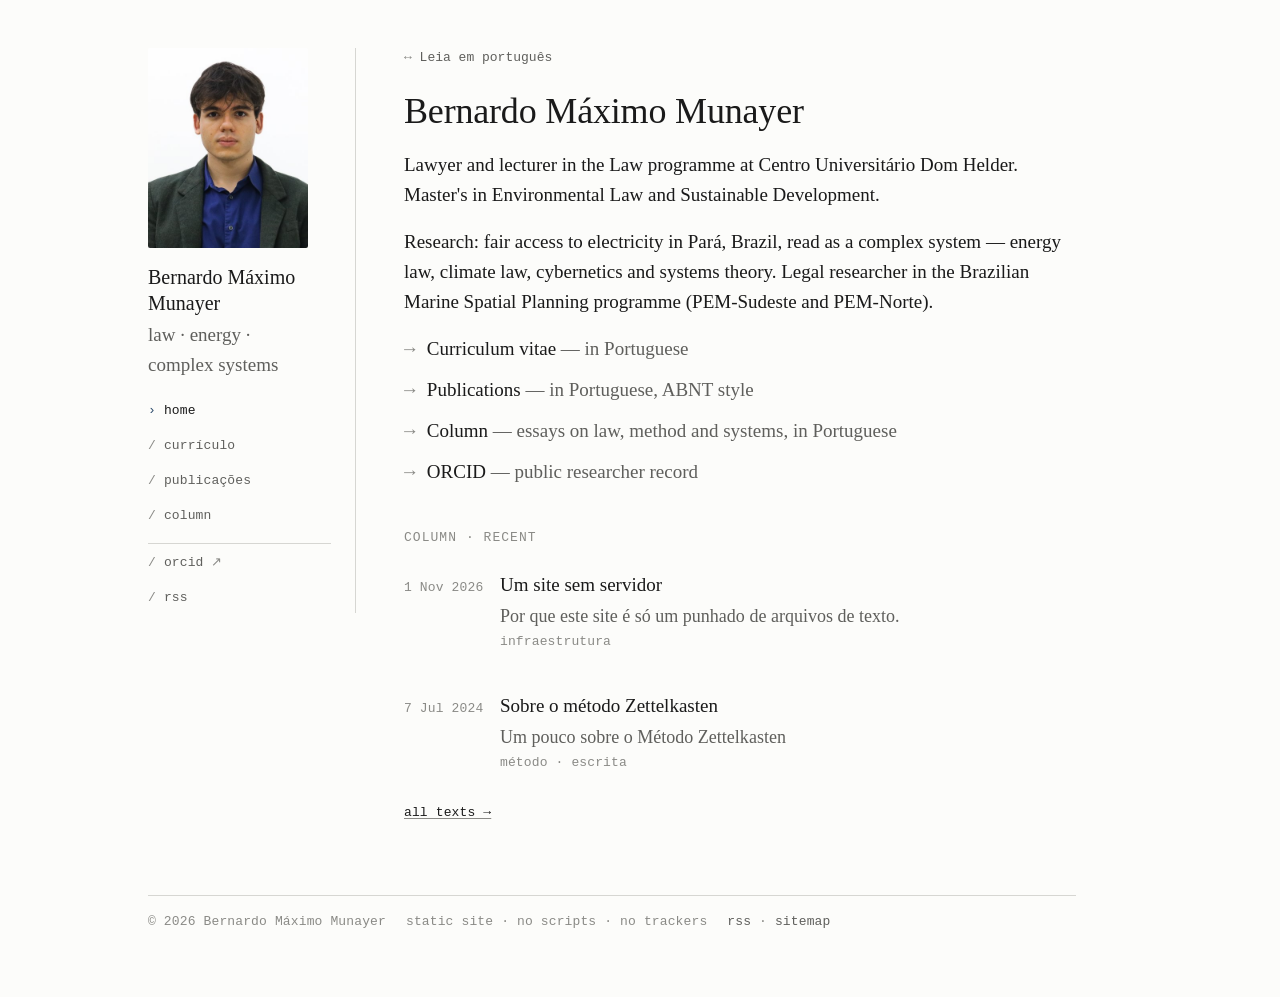
<file: index.html>
<!doctype html>
<html lang="en">
<head>
<meta charset="utf-8">
<meta name="viewport" content="width=device-width, initial-scale=1">
<meta http-equiv="Content-Security-Policy" content="default-src 'none'; style-src 'self'; img-src 'self'; font-src 'self'; base-uri 'none'; form-action 'none'">
<meta name="referrer" content="no-referrer">
<meta name="author" content="Bernardo Máximo Munayer">
<meta name="description" content="Law lecturer and researcher in environmental law, energy and complex systems.">
<meta property="og:type" content="website">
<meta property="og:site_name" content="Bernardo Máximo Munayer">
<meta property="og:title" content="Home">
<meta property="og:description" content="Law lecturer and researcher in environmental law, energy and complex systems.">
<meta property="og:url" content="https://bernardomunayer.com/">
<meta property="og:locale" content="en_US">
<link rel="canonical" href="https://bernardomunayer.com/">
<link rel="alternate" hreflang="en" href="https://bernardomunayer.com/">
<link rel="alternate" hreflang="pt-BR" href="https://bernardomunayer.com/pt/">
<title>Home · Bernardo Máximo Munayer</title>
<link rel="stylesheet" href="/estilo.css">
<link rel="alternate" type="application/rss+xml" title="Column · Bernardo Máximo Munayer" href="/coluna/feed.xml">
<link rel="me" href="https://orcid.org/0009-0002-6176-2749">
</head>
<body class="inicio">
<a class="pular" href="#conteudo">Skip to content</a>
<div class="pagina">
<header class="aparato">
<p class="retrato"><a href="/" tabindex="-1" aria-hidden="true"><img src="/imagens/bmmunayer_foto.jpg" alt="" width="160" height="200"></a></p>
<p class="nome"><a href="/">Bernardo Máximo Munayer</a></p>
<p class="lema">law · energy · complex systems</p>
<nav aria-label="Seções">
<ul>
<li><a href="/" aria-current="page">home</a></li>
<li><a href="/curriculo/">currículo</a></li>
<li><a href="/publicacoes/">publicações</a></li>
<li><a href="/coluna/">column</a></li>
<li class="sep"><a class="externo" href="https://orcid.org/0009-0002-6176-2749" rel="me noreferrer">orcid</a></li>
<li><a href="/coluna/feed.xml">rss</a></li>
</ul>
</nav>
</header>
<main id="conteudo">

<p class="outra-lingua"><a href="/pt/" hreflang="pt-BR" lang="pt-BR">Leia em português</a></p>
<h1>Bernardo Máximo Munayer</h1>
<p>Lawyer and lecturer in the Law programme at Centro Universitário Dom Helder. Master&#x27;s in Environmental Law and Sustainable Development.</p>
<p>Research: fair access to electricity in Pará, Brazil, read as a complex system — energy law, climate law, cybernetics and systems theory. Legal researcher in the Brazilian Marine Spatial Planning programme (PEM-Sudeste and PEM-Norte).</p>
<ul>
<li><a href="/curriculo/">Curriculum vitae</a> <em>— in Portuguese</em></li>
<li><a href="/publicacoes/">Publications</a> <em>— in Portuguese, ABNT style</em></li>
<li><a href="/coluna/">Column</a> <em>— essays on law, method and systems, in Portuguese</em></li>
<li><a href="https://orcid.org/0009-0002-6176-2749" rel="noreferrer">ORCID</a> <em>— public researcher record</em></li>
</ul>
<span class="rotulo">Column · recent</span>
<ul class="entradas"><li class="entrada"><time datetime="2026-11-01">1 Nov 2026</time> <a class="titulo" href="/coluna/2026-11-01-site-sem-servidor/">Um site sem servidor</a><p class="resumo">Por que este site é só um punhado de arquivos de texto.</p><p class="tema"><a href="/coluna/tema/infraestrutura/">infraestrutura</a></p></li>
<li class="entrada"><time datetime="2024-07-07">7 Jul 2024</time> <a class="titulo" href="/coluna/2024-07-07-zettelkasten/">Sobre o método Zettelkasten</a><p class="resumo">Um pouco sobre o Método Zettelkasten</p><p class="tema"><a href="/coluna/tema/metodo/">método</a> · <a href="/coluna/tema/escrita/">escrita</a></p></li></ul>
<p class="mono"><a href="/coluna/">all texts →</a></p>
</main>
<footer>
<p>© 2026 Bernardo Máximo Munayer</p>
<p>static site · no scripts · no trackers</p>
<p><a href="/coluna/feed.xml">rss</a> · <a href="/sitemap.xml">sitemap</a></p>
</footer>
</div>
</body>
</html>
</file>
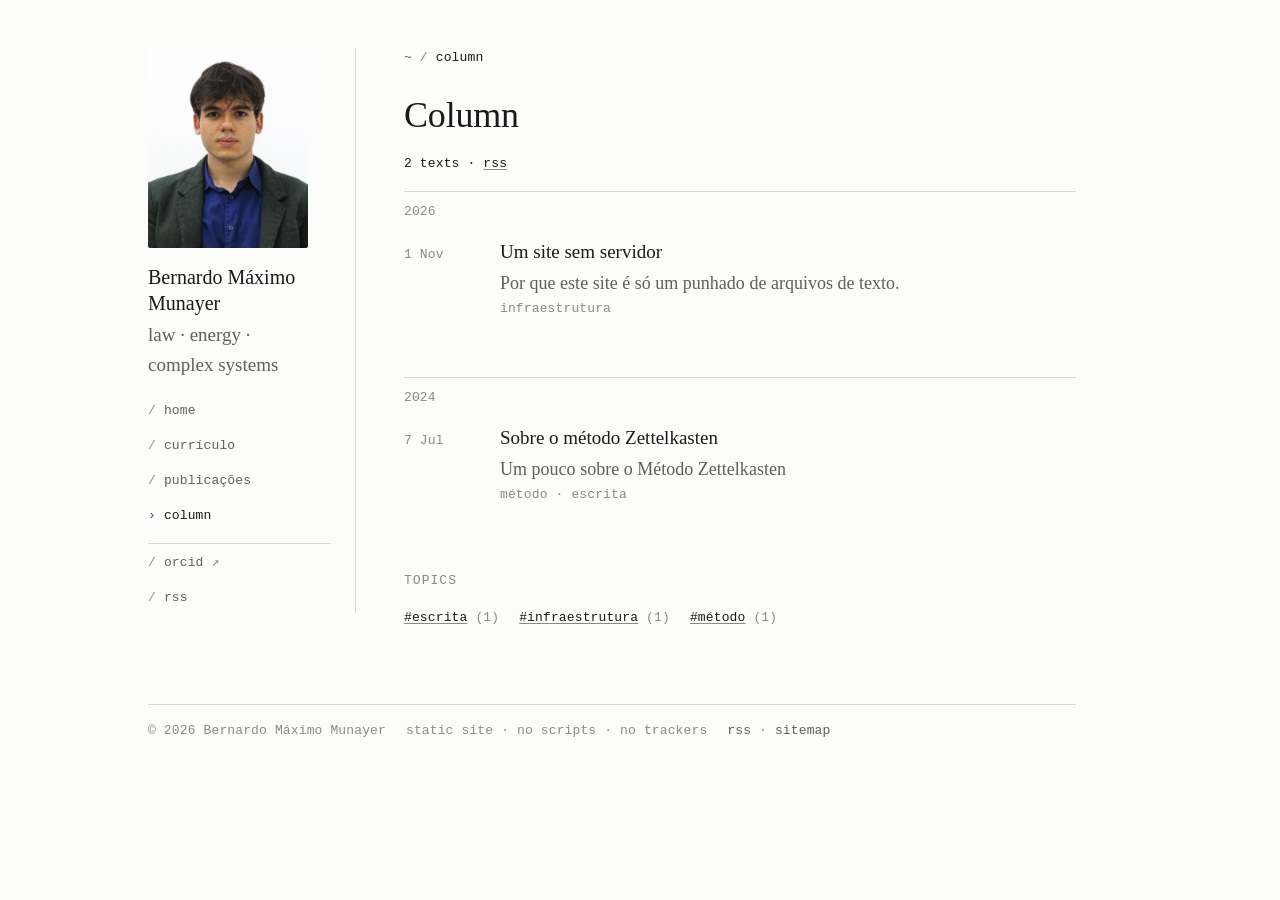
<file: coluna/index.html>
<!doctype html>
<html lang="en">
<head>
<meta charset="utf-8">
<meta name="viewport" content="width=device-width, initial-scale=1">
<meta http-equiv="Content-Security-Policy" content="default-src 'none'; style-src 'self'; img-src 'self'; font-src 'self'; base-uri 'none'; form-action 'none'">
<meta name="referrer" content="no-referrer">
<meta name="author" content="Bernardo Máximo Munayer">
<meta name="description" content="Essays on law, method and systems.">
<meta property="og:type" content="website">
<meta property="og:site_name" content="Bernardo Máximo Munayer">
<meta property="og:title" content="Column">
<meta property="og:description" content="Essays on law, method and systems.">
<meta property="og:url" content="https://bernardomunayer.com/coluna/">
<meta property="og:locale" content="en_US">
<link rel="canonical" href="https://bernardomunayer.com/coluna/">

<title>Column · Bernardo Máximo Munayer</title>
<link rel="stylesheet" href="/estilo.css">
<link rel="alternate" type="application/rss+xml" title="Column · Bernardo Máximo Munayer" href="/coluna/feed.xml">
<link rel="me" href="https://orcid.org/0009-0002-6176-2749">
</head>
<body class="indice-coluna">
<a class="pular" href="#conteudo">Skip to content</a>
<div class="pagina">
<header class="aparato">
<p class="retrato"><a href="/" tabindex="-1" aria-hidden="true"><img src="/imagens/bmmunayer_foto.jpg" alt="" width="160" height="200"></a></p>
<p class="nome"><a href="/">Bernardo Máximo Munayer</a></p>
<p class="lema">law · energy · complex systems</p>
<nav aria-label="Seções">
<ul>
<li><a href="/">home</a></li>
<li><a href="/curriculo/">currículo</a></li>
<li><a href="/publicacoes/">publicações</a></li>
<li><a href="/coluna/" aria-current="page">column</a></li>
<li class="sep"><a class="externo" href="https://orcid.org/0009-0002-6176-2749" rel="me noreferrer">orcid</a></li>
<li><a href="/coluna/feed.xml">rss</a></li>
</ul>
</nav>
</header>
<main id="conteudo">
<p class="trilha" aria-label="Breadcrumb"><a href="/">~</a> / <span>column</span></p>
<h1>Column</h1>
<p class="meta">2 texts · <a href="/coluna/feed.xml">rss</a></p>
<h2 class="ano">2026</h2>
<ul class="entradas">
<li class="entrada"><time datetime="2026-11-01">1 Nov</time> <a class="titulo" href="/coluna/2026-11-01-site-sem-servidor/">Um site sem servidor</a><p class="resumo">Por que este site é só um punhado de arquivos de texto.</p><p class="tema"><a href="/coluna/tema/infraestrutura/">infraestrutura</a></p></li>
</ul>
<h2 class="ano">2024</h2>
<ul class="entradas">
<li class="entrada"><time datetime="2024-07-07">7 Jul</time> <a class="titulo" href="/coluna/2024-07-07-zettelkasten/">Sobre o método Zettelkasten</a><p class="resumo">Um pouco sobre o Método Zettelkasten</p><p class="tema"><a href="/coluna/tema/metodo/">método</a> · <a href="/coluna/tema/escrita/">escrita</a></p></li>
</ul>
<span class="rotulo">Topics</span>
<ul class="temas-lista mono"><li><a href="/coluna/tema/escrita/">#escrita</a> <span class="fraca">(1)</span></li><li><a href="/coluna/tema/infraestrutura/">#infraestrutura</a> <span class="fraca">(1)</span></li><li><a href="/coluna/tema/metodo/">#método</a> <span class="fraca">(1)</span></li></ul>
</main>
<footer>
<p>© 2026 Bernardo Máximo Munayer</p>
<p>static site · no scripts · no trackers</p>
<p><a href="/coluna/feed.xml">rss</a> · <a href="/sitemap.xml">sitemap</a></p>
</footer>
</div>
</body>
</html>
</file>
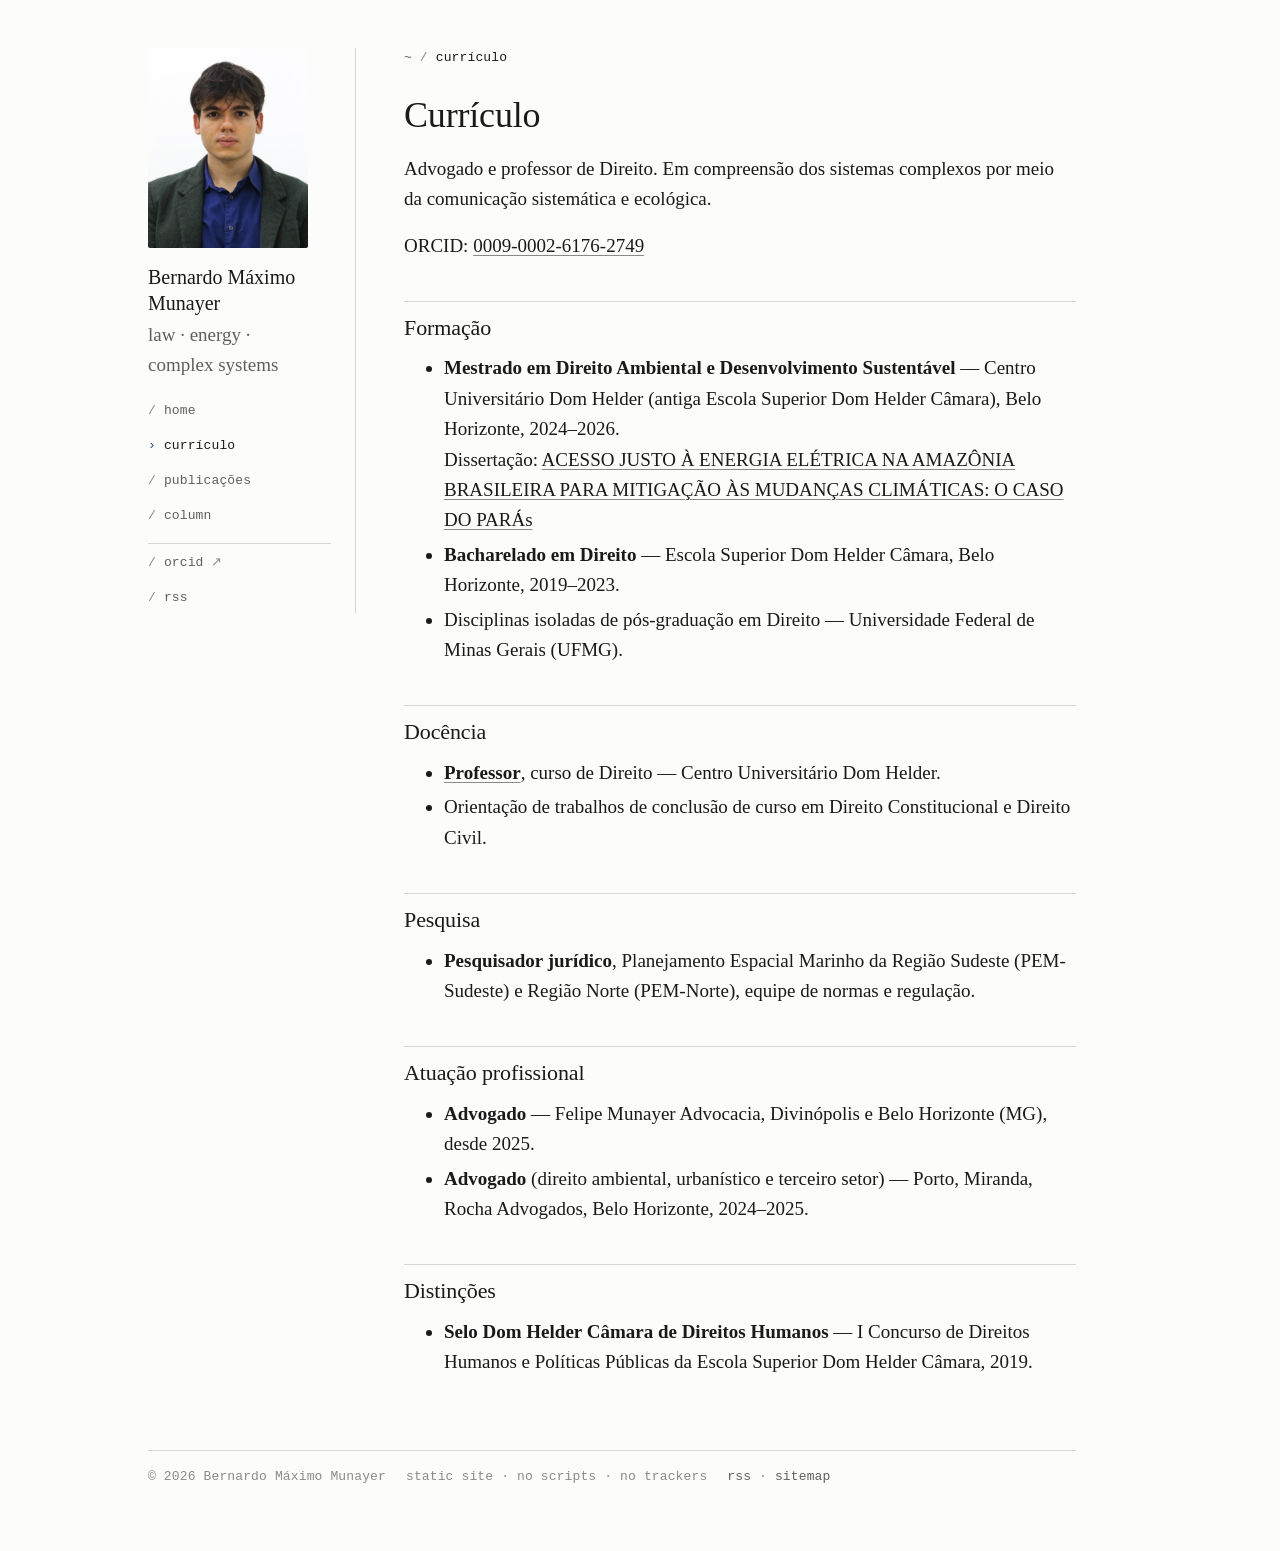
<file: curriculo/index.html>
<!doctype html>
<html lang="en">
<head>
<meta charset="utf-8">
<meta name="viewport" content="width=device-width, initial-scale=1">
<meta http-equiv="Content-Security-Policy" content="default-src 'none'; style-src 'self'; img-src 'self'; font-src 'self'; base-uri 'none'; form-action 'none'">
<meta name="referrer" content="no-referrer">
<meta name="author" content="Bernardo Máximo Munayer">
<meta name="description" content="Formação, docência, atuação profissional e pesquisa.">
<meta property="og:type" content="website">
<meta property="og:site_name" content="Bernardo Máximo Munayer">
<meta property="og:title" content="Currículo">
<meta property="og:description" content="Formação, docência, atuação profissional e pesquisa.">
<meta property="og:url" content="https://bernardomunayer.com/curriculo/">
<meta property="og:locale" content="en_US">
<link rel="canonical" href="https://bernardomunayer.com/curriculo/">

<title>Currículo · Bernardo Máximo Munayer</title>
<link rel="stylesheet" href="/estilo.css">
<link rel="alternate" type="application/rss+xml" title="Column · Bernardo Máximo Munayer" href="/coluna/feed.xml">
<link rel="me" href="https://orcid.org/0009-0002-6176-2749">
</head>
<body class="pagina-curriculo">
<a class="pular" href="#conteudo">Skip to content</a>
<div class="pagina">
<header class="aparato">
<p class="retrato"><a href="/" tabindex="-1" aria-hidden="true"><img src="/imagens/bmmunayer_foto.jpg" alt="" width="160" height="200"></a></p>
<p class="nome"><a href="/">Bernardo Máximo Munayer</a></p>
<p class="lema">law · energy · complex systems</p>
<nav aria-label="Seções">
<ul>
<li><a href="/">home</a></li>
<li><a href="/curriculo/" aria-current="page">currículo</a></li>
<li><a href="/publicacoes/">publicações</a></li>
<li><a href="/coluna/">column</a></li>
<li class="sep"><a class="externo" href="https://orcid.org/0009-0002-6176-2749" rel="me noreferrer">orcid</a></li>
<li><a href="/coluna/feed.xml">rss</a></li>
</ul>
</nav>
</header>
<main id="conteudo">
<p class="trilha" aria-label="Breadcrumb"><a href="/">~</a> / <span>currículo</span></p>
<h1>Currículo</h1>
<p>Advogado e professor de Direito. Em compreensão dos sistemas complexos por meio da comunicação sistemática e ecológica.</p>
<p>ORCID: <a href="https://orcid.org/0009-0002-6176-2749" rel="noreferrer">0009-0002-6176-2749</a></p>
<h2 id="formacao">Formação</h2>
<ul>
<li><strong>Mestrado em Direito Ambiental e Desenvolvimento Sustentável</strong> — Centro Universitário Dom Helder (antiga Escola Superior Dom Helder Câmara), Belo Horizonte, 2024–2026.<br>Dissertação: <a href="/publicacoes/">ACESSO JUSTO À ENERGIA ELÉTRICA NA AMAZÔNIA BRASILEIRA PARA MITIGAÇÃO ÀS MUDANÇAS CLIMÁTICAS: O CASO DO PARÁs</a></li>
<li><strong>Bacharelado em Direito</strong> — Escola Superior Dom Helder Câmara, Belo Horizonte, 2019–2023.</li>
<li>Disciplinas isoladas de pós-graduação em Direito — Universidade Federal de Minas Gerais (UFMG).</li>
</ul>
<h2 id="docencia">Docência</h2>
<ul>
<li><a href="https://domhelder.edu.br/corpo-docente-graduacao/" rel="noreferrer"><strong>Professor</strong></a>, curso de Direito — Centro Universitário Dom Helder.</li>
<li>Orientação de trabalhos de conclusão de curso em Direito Constitucional e Direito Civil.</li>
</ul>
<h2 id="pesquisa">Pesquisa</h2>
<ul>
<li><strong>Pesquisador jurídico</strong>, Planejamento Espacial Marinho da Região Sudeste (PEM-Sudeste) e Região Norte (PEM-Norte), equipe de normas e regulação.</li>
</ul>
<h2 id="atuacao-profissional">Atuação profissional</h2>
<ul>
<li><strong>Advogado</strong> — Felipe Munayer Advocacia, Divinópolis e Belo Horizonte (MG), desde 2025.</li>
<li><strong>Advogado</strong> (direito ambiental, urbanístico e terceiro setor) — Porto, Miranda, Rocha Advogados, Belo Horizonte, 2024–2025.</li>
</ul>
<h2 id="distincoes">Distinções</h2>
<ul>
<li><strong>Selo Dom Helder Câmara de Direitos Humanos</strong> — I Concurso de Direitos Humanos e Políticas Públicas da Escola Superior Dom Helder Câmara, 2019.</li>
</ul>
</main>
<footer>
<p>© 2026 Bernardo Máximo Munayer</p>
<p>static site · no scripts · no trackers</p>
<p><a href="/coluna/feed.xml">rss</a> · <a href="/sitemap.xml">sitemap</a></p>
</footer>
</div>
</body>
</html>
</file>
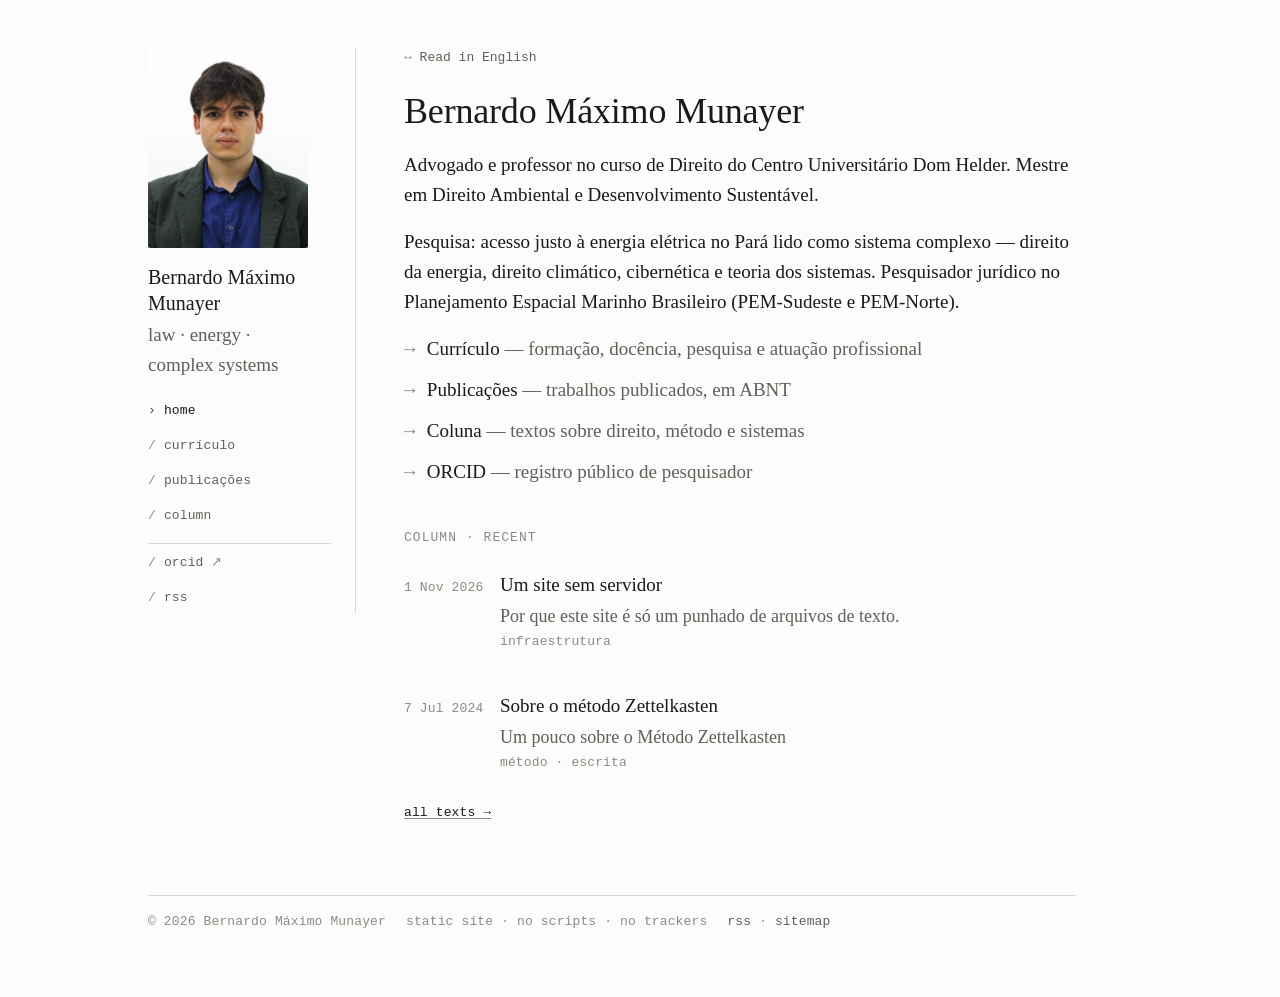
<file: pt/index.html>
<!doctype html>
<html lang="pt-BR">
<head>
<meta charset="utf-8">
<meta name="viewport" content="width=device-width, initial-scale=1">
<meta http-equiv="Content-Security-Policy" content="default-src 'none'; style-src 'self'; img-src 'self'; font-src 'self'; base-uri 'none'; form-action 'none'">
<meta name="referrer" content="no-referrer">
<meta name="author" content="Bernardo Máximo Munayer">
<meta name="description" content="Professor de Direito, pesquisador em direito ambiental, energia e sistemas complexos.">
<meta property="og:type" content="website">
<meta property="og:site_name" content="Bernardo Máximo Munayer">
<meta property="og:title" content="Início">
<meta property="og:description" content="Professor de Direito, pesquisador em direito ambiental, energia e sistemas complexos.">
<meta property="og:url" content="https://bernardomunayer.com/pt/">
<meta property="og:locale" content="pt_BR">
<link rel="canonical" href="https://bernardomunayer.com/pt/">
<link rel="alternate" hreflang="en" href="https://bernardomunayer.com/">
<link rel="alternate" hreflang="pt-BR" href="https://bernardomunayer.com/pt/">
<title>Início · Bernardo Máximo Munayer</title>
<link rel="stylesheet" href="/estilo.css">
<link rel="alternate" type="application/rss+xml" title="Column · Bernardo Máximo Munayer" href="/coluna/feed.xml">
<link rel="me" href="https://orcid.org/0009-0002-6176-2749">
</head>
<body class="inicio">
<a class="pular" href="#conteudo">Skip to content</a>
<div class="pagina">
<header class="aparato">
<p class="retrato"><a href="/" tabindex="-1" aria-hidden="true"><img src="/imagens/bmmunayer_foto.jpg" alt="" width="160" height="200"></a></p>
<p class="nome"><a href="/">Bernardo Máximo Munayer</a></p>
<p class="lema">law · energy · complex systems</p>
<nav aria-label="Seções">
<ul>
<li><a href="/" aria-current="page">home</a></li>
<li><a href="/curriculo/">currículo</a></li>
<li><a href="/publicacoes/">publicações</a></li>
<li><a href="/coluna/">column</a></li>
<li class="sep"><a class="externo" href="https://orcid.org/0009-0002-6176-2749" rel="me noreferrer">orcid</a></li>
<li><a href="/coluna/feed.xml">rss</a></li>
</ul>
</nav>
</header>
<main id="conteudo">

<p class="outra-lingua"><a href="/" hreflang="en" lang="en">Read in English</a></p>
<h1>Bernardo Máximo Munayer</h1>
<p>Advogado e professor no curso de Direito do Centro Universitário Dom Helder. Mestre em Direito Ambiental e Desenvolvimento Sustentável.</p>
<p>Pesquisa: acesso justo à energia elétrica no Pará lido como sistema complexo — direito da energia, direito climático, cibernética e teoria dos sistemas. Pesquisador jurídico no Planejamento Espacial Marinho Brasileiro (PEM-Sudeste e PEM-Norte).</p>
<ul>
<li><a href="/curriculo/">Currículo</a> <em>— formação, docência, pesquisa e atuação profissional</em></li>
<li><a href="/publicacoes/">Publicações</a> <em>— trabalhos publicados, em ABNT</em></li>
<li><a href="/coluna/">Coluna</a> <em>— textos sobre direito, método e sistemas</em></li>
<li><a href="https://orcid.org/0009-0002-6176-2749" rel="noreferrer">ORCID</a> <em>— registro público de pesquisador</em></li>
</ul>
<span class="rotulo">Column · recent</span>
<ul class="entradas"><li class="entrada"><time datetime="2026-11-01">1 Nov 2026</time> <a class="titulo" href="/coluna/2026-11-01-site-sem-servidor/">Um site sem servidor</a><p class="resumo">Por que este site é só um punhado de arquivos de texto.</p><p class="tema"><a href="/coluna/tema/infraestrutura/">infraestrutura</a></p></li>
<li class="entrada"><time datetime="2024-07-07">7 Jul 2024</time> <a class="titulo" href="/coluna/2024-07-07-zettelkasten/">Sobre o método Zettelkasten</a><p class="resumo">Um pouco sobre o Método Zettelkasten</p><p class="tema"><a href="/coluna/tema/metodo/">método</a> · <a href="/coluna/tema/escrita/">escrita</a></p></li></ul>
<p class="mono"><a href="/coluna/">all texts →</a></p>
</main>
<footer>
<p>© 2026 Bernardo Máximo Munayer</p>
<p>static site · no scripts · no trackers</p>
<p><a href="/coluna/feed.xml">rss</a> · <a href="/sitemap.xml">sitemap</a></p>
</footer>
</div>
</body>
</html>
</file>
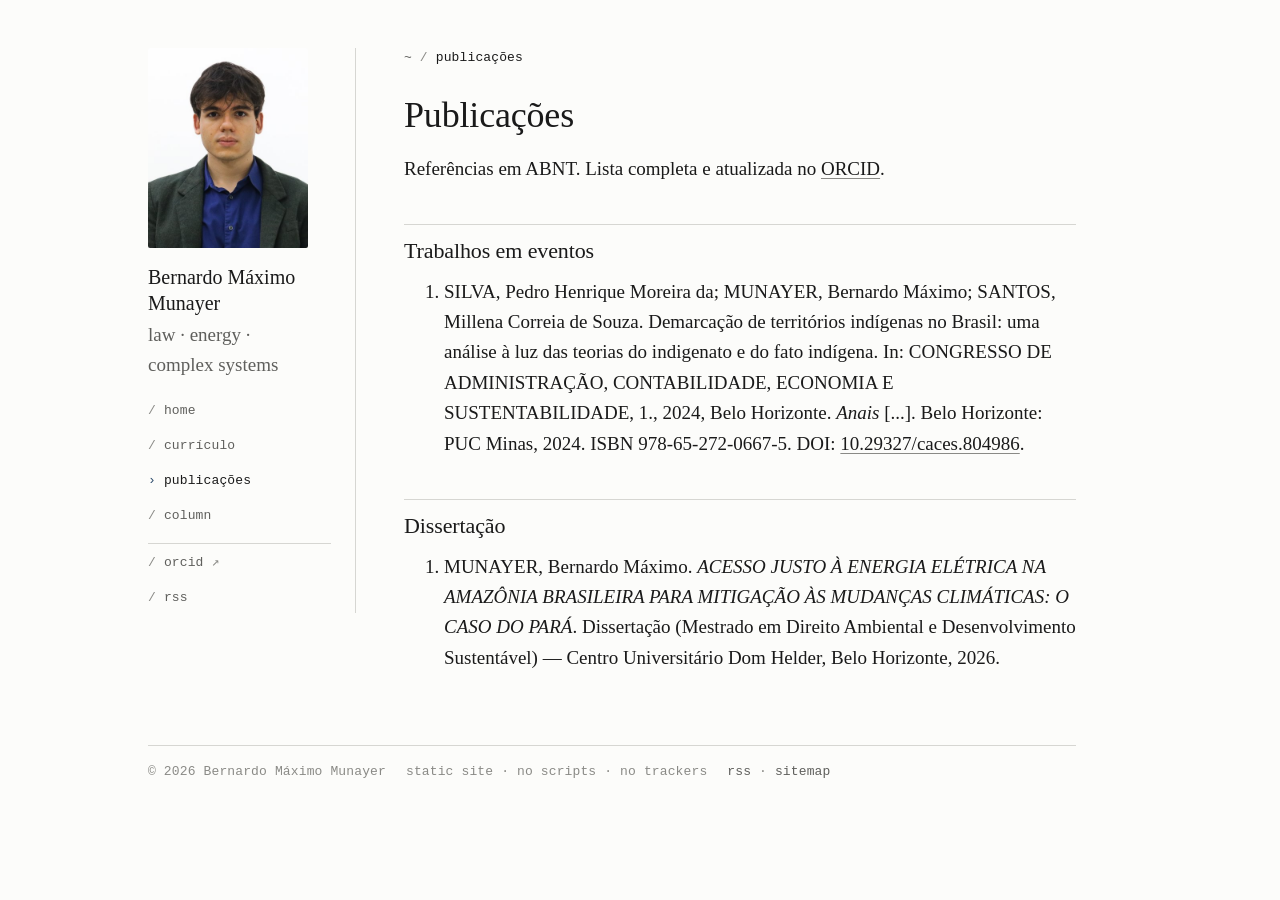
<file: publicacoes/index.html>
<!doctype html>
<html lang="en">
<head>
<meta charset="utf-8">
<meta name="viewport" content="width=device-width, initial-scale=1">
<meta http-equiv="Content-Security-Policy" content="default-src 'none'; style-src 'self'; img-src 'self'; font-src 'self'; base-uri 'none'; form-action 'none'">
<meta name="referrer" content="no-referrer">
<meta name="author" content="Bernardo Máximo Munayer">
<meta name="description" content="Trabalhos publicados, em ABNT.">
<meta property="og:type" content="website">
<meta property="og:site_name" content="Bernardo Máximo Munayer">
<meta property="og:title" content="Publicações">
<meta property="og:description" content="Trabalhos publicados, em ABNT.">
<meta property="og:url" content="https://bernardomunayer.com/publicacoes/">
<meta property="og:locale" content="en_US">
<link rel="canonical" href="https://bernardomunayer.com/publicacoes/">

<title>Publicações · Bernardo Máximo Munayer</title>
<link rel="stylesheet" href="/estilo.css">
<link rel="alternate" type="application/rss+xml" title="Column · Bernardo Máximo Munayer" href="/coluna/feed.xml">
<link rel="me" href="https://orcid.org/0009-0002-6176-2749">
</head>
<body class="pagina-publicacoes">
<a class="pular" href="#conteudo">Skip to content</a>
<div class="pagina">
<header class="aparato">
<p class="retrato"><a href="/" tabindex="-1" aria-hidden="true"><img src="/imagens/bmmunayer_foto.jpg" alt="" width="160" height="200"></a></p>
<p class="nome"><a href="/">Bernardo Máximo Munayer</a></p>
<p class="lema">law · energy · complex systems</p>
<nav aria-label="Seções">
<ul>
<li><a href="/">home</a></li>
<li><a href="/curriculo/">currículo</a></li>
<li><a href="/publicacoes/" aria-current="page">publicações</a></li>
<li><a href="/coluna/">column</a></li>
<li class="sep"><a class="externo" href="https://orcid.org/0009-0002-6176-2749" rel="me noreferrer">orcid</a></li>
<li><a href="/coluna/feed.xml">rss</a></li>
</ul>
</nav>
</header>
<main id="conteudo">
<p class="trilha" aria-label="Breadcrumb"><a href="/">~</a> / <span>publicações</span></p>
<h1>Publicações</h1>
<p>Referências em ABNT. Lista completa e atualizada no <a href="https://orcid.org/0009-0002-6176-2749" rel="noreferrer">ORCID</a>.</p>
<h2 id="trabalhos-em-eventos">Trabalhos em eventos</h2>
<ol>
<li>SILVA, Pedro Henrique Moreira da; MUNAYER, Bernardo Máximo; SANTOS, Millena Correia de Souza. Demarcação de territórios indígenas no Brasil: uma análise à luz das teorias do indigenato e do fato indígena. In: CONGRESSO DE ADMINISTRAÇÃO, CONTABILIDADE, ECONOMIA E SUSTENTABILIDADE, 1., 2024, Belo Horizonte. <em>Anais</em> [...]. Belo Horizonte: PUC Minas, 2024. ISBN 978-65-272-0667-5. DOI: <a href="https://doi.org/10.29327/caces.804986" rel="noreferrer">10.29327/caces.804986</a>.</li>
</ol>
<h2 id="dissertacao">Dissertação</h2>
<ol>
<li>MUNAYER, Bernardo Máximo. <em>ACESSO JUSTO À ENERGIA ELÉTRICA NA AMAZÔNIA BRASILEIRA PARA MITIGAÇÃO ÀS MUDANÇAS CLIMÁTICAS: O CASO DO PARÁ</em>. Dissertação (Mestrado em Direito Ambiental e Desenvolvimento Sustentável) — Centro Universitário Dom Helder, Belo Horizonte, 2026.</li>
</ol>
</main>
<footer>
<p>© 2026 Bernardo Máximo Munayer</p>
<p>static site · no scripts · no trackers</p>
<p><a href="/coluna/feed.xml">rss</a> · <a href="/sitemap.xml">sitemap</a></p>
</footer>
</div>
</body>
</html>
</file>
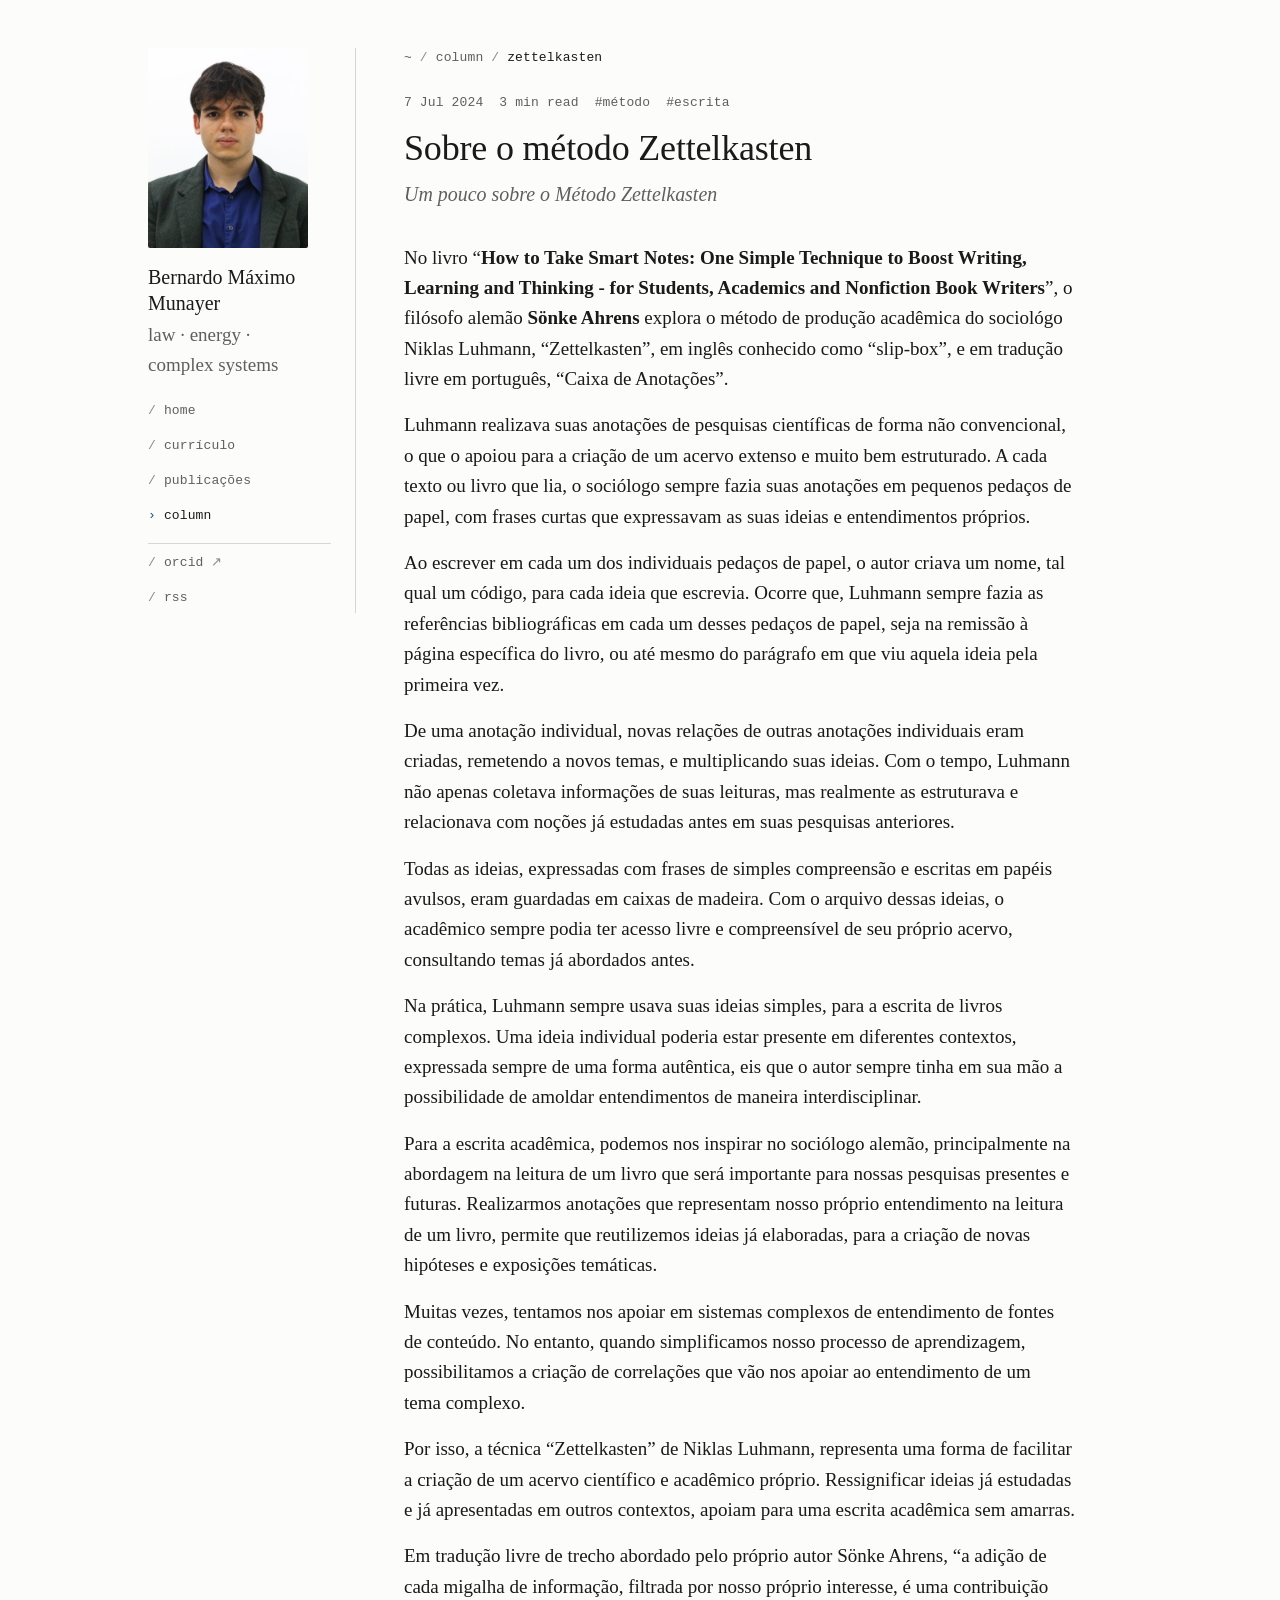
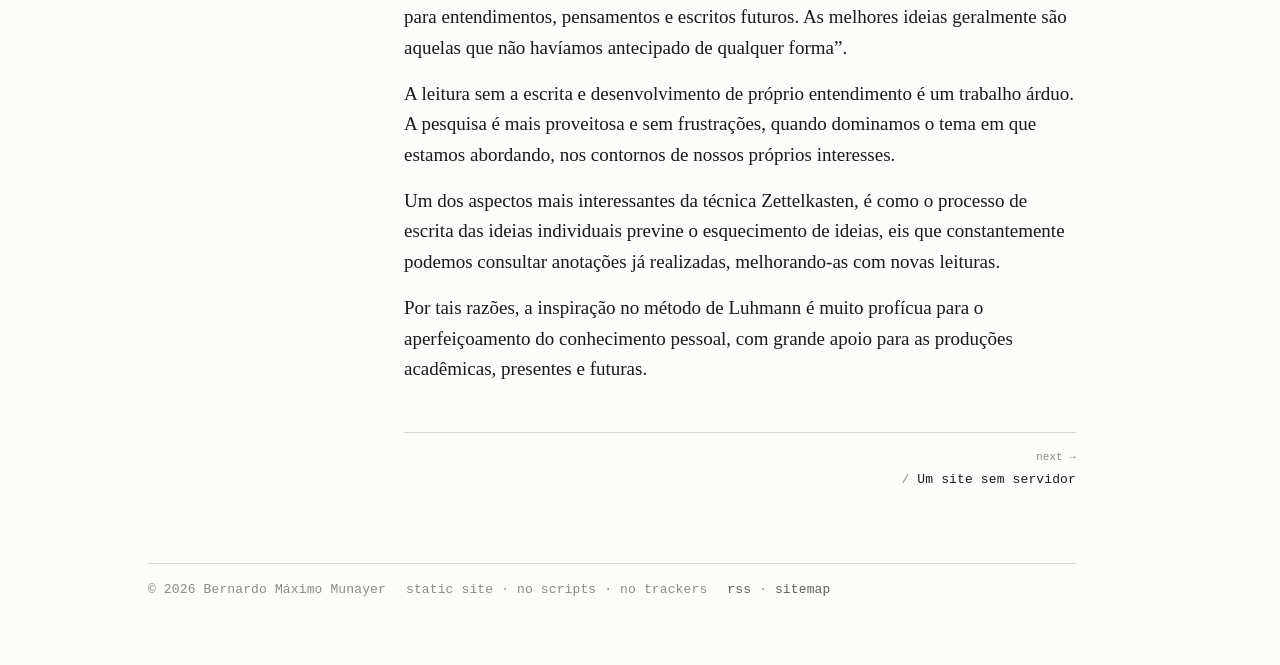
<file: coluna/2024-07-07-zettelkasten/index.html>
<!doctype html>
<html lang="en">
<head>
<meta charset="utf-8">
<meta name="viewport" content="width=device-width, initial-scale=1">
<meta http-equiv="Content-Security-Policy" content="default-src 'none'; style-src 'self'; img-src 'self'; font-src 'self'; base-uri 'none'; form-action 'none'">
<meta name="referrer" content="no-referrer">
<meta name="author" content="Bernardo Máximo Munayer">
<meta name="description" content="Um pouco sobre o Método Zettelkasten">
<meta property="og:type" content="article">
<meta property="og:site_name" content="Bernardo Máximo Munayer">
<meta property="og:title" content="Sobre o método Zettelkasten">
<meta property="og:description" content="Um pouco sobre o Método Zettelkasten">
<meta property="og:url" content="https://bernardomunayer.com/coluna/2024-07-07-zettelkasten/">
<meta property="og:locale" content="en_US">
<link rel="canonical" href="https://bernardomunayer.com/coluna/2024-07-07-zettelkasten/">

<title>Sobre o método Zettelkasten · Bernardo Máximo Munayer</title>
<link rel="stylesheet" href="/estilo.css">
<link rel="alternate" type="application/rss+xml" title="Column · Bernardo Máximo Munayer" href="/coluna/feed.xml">
<link rel="me" href="https://orcid.org/0009-0002-6176-2749">
</head>
<body class="texto-coluna">
<a class="pular" href="#conteudo">Skip to content</a>
<div class="pagina">
<header class="aparato">
<p class="retrato"><a href="/" tabindex="-1" aria-hidden="true"><img src="/imagens/bmmunayer_foto.jpg" alt="" width="160" height="200"></a></p>
<p class="nome"><a href="/">Bernardo Máximo Munayer</a></p>
<p class="lema">law · energy · complex systems</p>
<nav aria-label="Seções">
<ul>
<li><a href="/">home</a></li>
<li><a href="/curriculo/">currículo</a></li>
<li><a href="/publicacoes/">publicações</a></li>
<li><a href="/coluna/" aria-current="page">column</a></li>
<li class="sep"><a class="externo" href="https://orcid.org/0009-0002-6176-2749" rel="me noreferrer">orcid</a></li>
<li><a href="/coluna/feed.xml">rss</a></li>
</ul>
</nav>
</header>
<main id="conteudo">
<p class="trilha" aria-label="Breadcrumb"><a href="/">~</a> / <a href="/coluna/">column</a> / <span>zettelkasten</span></p>
<header class="cabecalho"><p class="meta"><time datetime="2024-07-07">7 Jul 2024</time>
<span>3 min read</span>
<a href="/coluna/tema/metodo/">#método</a>
<a href="/coluna/tema/escrita/">#escrita</a></p><h1>Sobre o método Zettelkasten</h1><p class="resumo">Um pouco sobre o Método Zettelkasten</p></header>
<div class="texto"><p>No livro “<strong>How to Take Smart Notes: One Simple Technique to Boost Writing, Learning and Thinking - for Students, Academics and Nonfiction Book Writers</strong>”, o filósofo alemão <strong>Sönke Ahrens</strong> explora o método de produção acadêmica do sociológo Niklas Luhmann, “Zettelkasten”, em inglês conhecido como “slip-box”, e em tradução livre em português, “Caixa de Anotações”.</p>
<p>Luhmann realizava suas anotações de pesquisas científicas de forma não convencional, o que o apoiou para a criação de um acervo extenso e muito bem estruturado. A cada texto ou livro que lia, o sociólogo sempre fazia suas anotações em pequenos pedaços de papel, com frases curtas que expressavam as suas ideias e entendimentos próprios.</p>
<p>Ao escrever em cada um dos individuais pedaços de papel, o autor criava um nome, tal qual um código, para cada ideia que escrevia. Ocorre que, Luhmann sempre fazia as referências bibliográficas em cada um desses pedaços de papel, seja na remissão à página específica do livro, ou até mesmo do parágrafo em que viu aquela ideia pela primeira vez.</p>
<p>De uma anotação individual, novas relações de outras anotações individuais eram criadas, remetendo a novos temas, e multiplicando suas ideias. Com o tempo, Luhmann não apenas coletava informações de suas leituras, mas realmente as estruturava e relacionava com noções já estudadas antes em suas pesquisas anteriores.</p>
<p>Todas as ideias, expressadas com frases de simples compreensão e escritas em papéis avulsos, eram guardadas em caixas de madeira. Com o arquivo dessas ideias, o acadêmico sempre podia ter acesso livre e compreensível de seu próprio acervo, consultando temas já abordados antes.</p>
<p>Na prática, Luhmann sempre usava suas ideias simples, para a escrita de livros complexos. Uma ideia individual poderia estar presente em diferentes contextos, expressada sempre de uma forma autêntica, eis que o autor sempre tinha em sua mão a possibilidade de amoldar entendimentos de maneira interdisciplinar.</p>
<p>Para a escrita acadêmica, podemos nos inspirar no sociólogo alemão, principalmente na abordagem na leitura de um livro que será importante para nossas pesquisas presentes e futuras. Realizarmos anotações que representam nosso próprio entendimento na leitura de um livro, permite que reutilizemos ideias já elaboradas, para a criação de novas hipóteses e exposições temáticas.</p>
<p>Muitas vezes, tentamos nos apoiar em sistemas complexos de entendimento de fontes de conteúdo. No entanto, quando simplificamos nosso processo de aprendizagem, possibilitamos a criação de correlações que vão nos apoiar ao entendimento de um tema complexo.</p>
<p>Por isso, a técnica “Zettelkasten” de Niklas Luhmann, representa uma forma de facilitar a criação de um acervo científico e acadêmico próprio. Ressignificar ideias já estudadas e já apresentadas em outros contextos, apoiam para uma escrita acadêmica sem amarras.</p>
<p>Em tradução livre de trecho abordado pelo próprio autor Sönke Ahrens, “a adição de cada migalha de informação, filtrada por nosso próprio interesse, é uma contribuição para entendimentos, pensamentos e escritos futuros. As melhores ideias geralmente são aquelas que não havíamos antecipado de qualquer forma”.</p>
<p>A leitura sem a escrita e desenvolvimento de próprio entendimento é um trabalho árduo. A pesquisa é mais proveitosa e sem frustrações, quando dominamos o tema em que estamos abordando, nos contornos de nossos próprios interesses.</p>
<p>Um dos aspectos mais interessantes da técnica Zettelkasten, é como o processo de escrita das ideias individuais previne o esquecimento de ideias, eis que constantemente podemos consultar anotações já realizadas, melhorando-as com novas leituras.</p>
<p>Por tais razões, a inspiração no método de Luhmann é muito profícua para o aperfeiçoamento do conhecimento pessoal, com grande apoio para as produções acadêmicas, presentes e futuras.</p></div>
<nav class="vizinhos" aria-label="Adjacent texts"><p></p><p class="prox"><small>next →</small><a href="/coluna/2026-11-01-site-sem-servidor/">Um site sem servidor</a></p></nav>
</main>
<footer>
<p>© 2026 Bernardo Máximo Munayer</p>
<p>static site · no scripts · no trackers</p>
<p><a href="/coluna/feed.xml">rss</a> · <a href="/sitemap.xml">sitemap</a></p>
</footer>
</div>
</body>
</html>
</file>
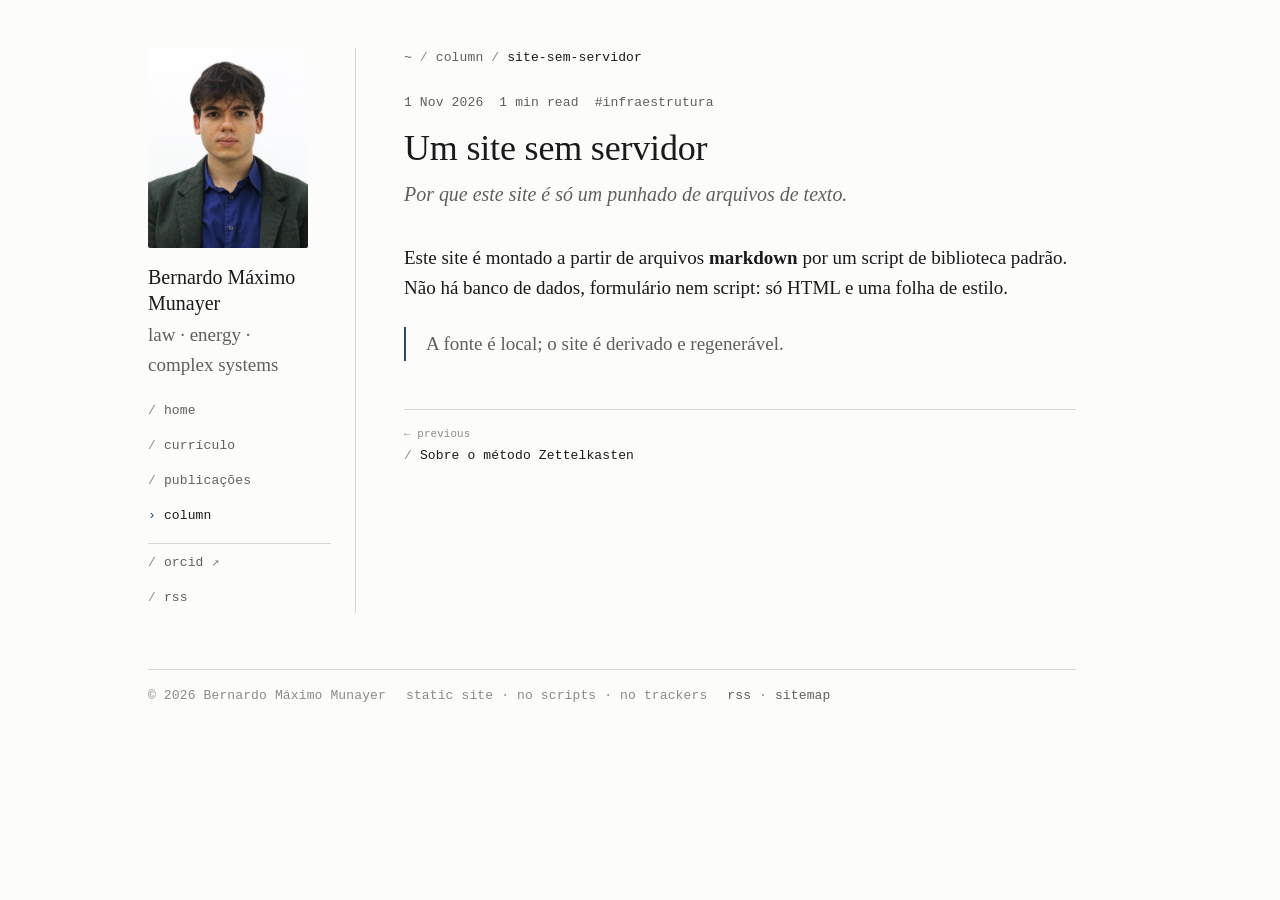
<file: coluna/2026-11-01-site-sem-servidor/index.html>
<!doctype html>
<html lang="en">
<head>
<meta charset="utf-8">
<meta name="viewport" content="width=device-width, initial-scale=1">
<meta http-equiv="Content-Security-Policy" content="default-src 'none'; style-src 'self'; img-src 'self'; font-src 'self'; base-uri 'none'; form-action 'none'">
<meta name="referrer" content="no-referrer">
<meta name="author" content="Bernardo Máximo Munayer">
<meta name="description" content="Por que este site é só um punhado de arquivos de texto.">
<meta property="og:type" content="article">
<meta property="og:site_name" content="Bernardo Máximo Munayer">
<meta property="og:title" content="Um site sem servidor">
<meta property="og:description" content="Por que este site é só um punhado de arquivos de texto.">
<meta property="og:url" content="https://bernardomunayer.com/coluna/2026-11-01-site-sem-servidor/">
<meta property="og:locale" content="en_US">
<link rel="canonical" href="https://bernardomunayer.com/coluna/2026-11-01-site-sem-servidor/">

<title>Um site sem servidor · Bernardo Máximo Munayer</title>
<link rel="stylesheet" href="/estilo.css">
<link rel="alternate" type="application/rss+xml" title="Column · Bernardo Máximo Munayer" href="/coluna/feed.xml">
<link rel="me" href="https://orcid.org/0009-0002-6176-2749">
</head>
<body class="texto-coluna">
<a class="pular" href="#conteudo">Skip to content</a>
<div class="pagina">
<header class="aparato">
<p class="retrato"><a href="/" tabindex="-1" aria-hidden="true"><img src="/imagens/bmmunayer_foto.jpg" alt="" width="160" height="200"></a></p>
<p class="nome"><a href="/">Bernardo Máximo Munayer</a></p>
<p class="lema">law · energy · complex systems</p>
<nav aria-label="Seções">
<ul>
<li><a href="/">home</a></li>
<li><a href="/curriculo/">currículo</a></li>
<li><a href="/publicacoes/">publicações</a></li>
<li><a href="/coluna/" aria-current="page">column</a></li>
<li class="sep"><a class="externo" href="https://orcid.org/0009-0002-6176-2749" rel="me noreferrer">orcid</a></li>
<li><a href="/coluna/feed.xml">rss</a></li>
</ul>
</nav>
</header>
<main id="conteudo">
<p class="trilha" aria-label="Breadcrumb"><a href="/">~</a> / <a href="/coluna/">column</a> / <span>site-sem-servidor</span></p>
<header class="cabecalho"><p class="meta"><time datetime="2026-11-01">1 Nov 2026</time>
<span>1 min read</span>
<a href="/coluna/tema/infraestrutura/">#infraestrutura</a></p><h1>Um site sem servidor</h1><p class="resumo">Por que este site é só um punhado de arquivos de texto.</p></header>
<div class="texto"><p>Este site é montado a partir de arquivos <strong>markdown</strong> por um script de biblioteca padrão. Não há banco de dados, formulário nem script: só HTML e uma folha de estilo.</p>
<blockquote><p>A fonte é local; o site é derivado e regenerável.</p></blockquote></div>
<nav class="vizinhos" aria-label="Adjacent texts"><p class="ant"><small>← previous</small><a href="/coluna/2024-07-07-zettelkasten/">Sobre o método Zettelkasten</a></p><p></p></nav>
</main>
<footer>
<p>© 2026 Bernardo Máximo Munayer</p>
<p>static site · no scripts · no trackers</p>
<p><a href="/coluna/feed.xml">rss</a> · <a href="/sitemap.xml">sitemap</a></p>
</footer>
</div>
</body>
</html>
</file>
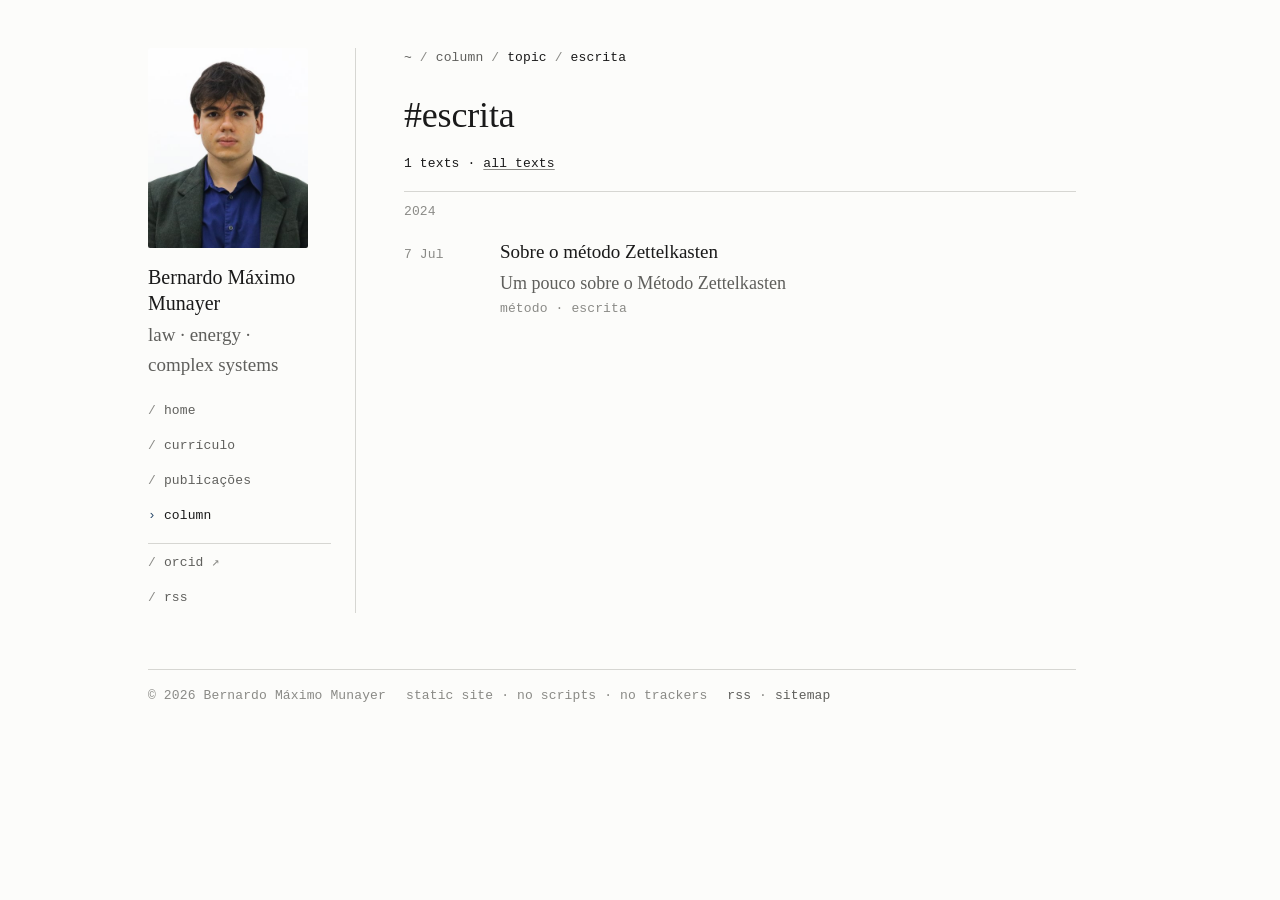
<file: coluna/tema/escrita/index.html>
<!doctype html>
<html lang="en">
<head>
<meta charset="utf-8">
<meta name="viewport" content="width=device-width, initial-scale=1">
<meta http-equiv="Content-Security-Policy" content="default-src 'none'; style-src 'self'; img-src 'self'; font-src 'self'; base-uri 'none'; form-action 'none'">
<meta name="referrer" content="no-referrer">
<meta name="author" content="Bernardo Máximo Munayer">
<meta name="description" content="Column texts on escrita.">
<meta property="og:type" content="website">
<meta property="og:site_name" content="Bernardo Máximo Munayer">
<meta property="og:title" content="Topic: escrita">
<meta property="og:description" content="Column texts on escrita.">
<meta property="og:url" content="https://bernardomunayer.com/coluna/tema/escrita/">
<meta property="og:locale" content="en_US">
<link rel="canonical" href="https://bernardomunayer.com/coluna/tema/escrita/">

<title>Topic: escrita · Bernardo Máximo Munayer</title>
<link rel="stylesheet" href="/estilo.css">
<link rel="alternate" type="application/rss+xml" title="Column · Bernardo Máximo Munayer" href="/coluna/feed.xml">
<link rel="me" href="https://orcid.org/0009-0002-6176-2749">
</head>
<body class="indice-coluna">
<a class="pular" href="#conteudo">Skip to content</a>
<div class="pagina">
<header class="aparato">
<p class="retrato"><a href="/" tabindex="-1" aria-hidden="true"><img src="/imagens/bmmunayer_foto.jpg" alt="" width="160" height="200"></a></p>
<p class="nome"><a href="/">Bernardo Máximo Munayer</a></p>
<p class="lema">law · energy · complex systems</p>
<nav aria-label="Seções">
<ul>
<li><a href="/">home</a></li>
<li><a href="/curriculo/">currículo</a></li>
<li><a href="/publicacoes/">publicações</a></li>
<li><a href="/coluna/" aria-current="page">column</a></li>
<li class="sep"><a class="externo" href="https://orcid.org/0009-0002-6176-2749" rel="me noreferrer">orcid</a></li>
<li><a href="/coluna/feed.xml">rss</a></li>
</ul>
</nav>
</header>
<main id="conteudo">
<p class="trilha" aria-label="Breadcrumb"><a href="/">~</a> / <a href="/coluna/">column</a> / <span>topic</span> / <span>escrita</span></p>
<h1>#escrita</h1>
<p class="meta">1 texts · <a href="/coluna/">all texts</a></p>
<h2 class="ano">2024</h2>
<ul class="entradas">
<li class="entrada"><time datetime="2024-07-07">7 Jul</time> <a class="titulo" href="/coluna/2024-07-07-zettelkasten/">Sobre o método Zettelkasten</a><p class="resumo">Um pouco sobre o Método Zettelkasten</p><p class="tema"><a href="/coluna/tema/metodo/">método</a> · <a href="/coluna/tema/escrita/">escrita</a></p></li>
</ul>
</main>
<footer>
<p>© 2026 Bernardo Máximo Munayer</p>
<p>static site · no scripts · no trackers</p>
<p><a href="/coluna/feed.xml">rss</a> · <a href="/sitemap.xml">sitemap</a></p>
</footer>
</div>
</body>
</html>
</file>
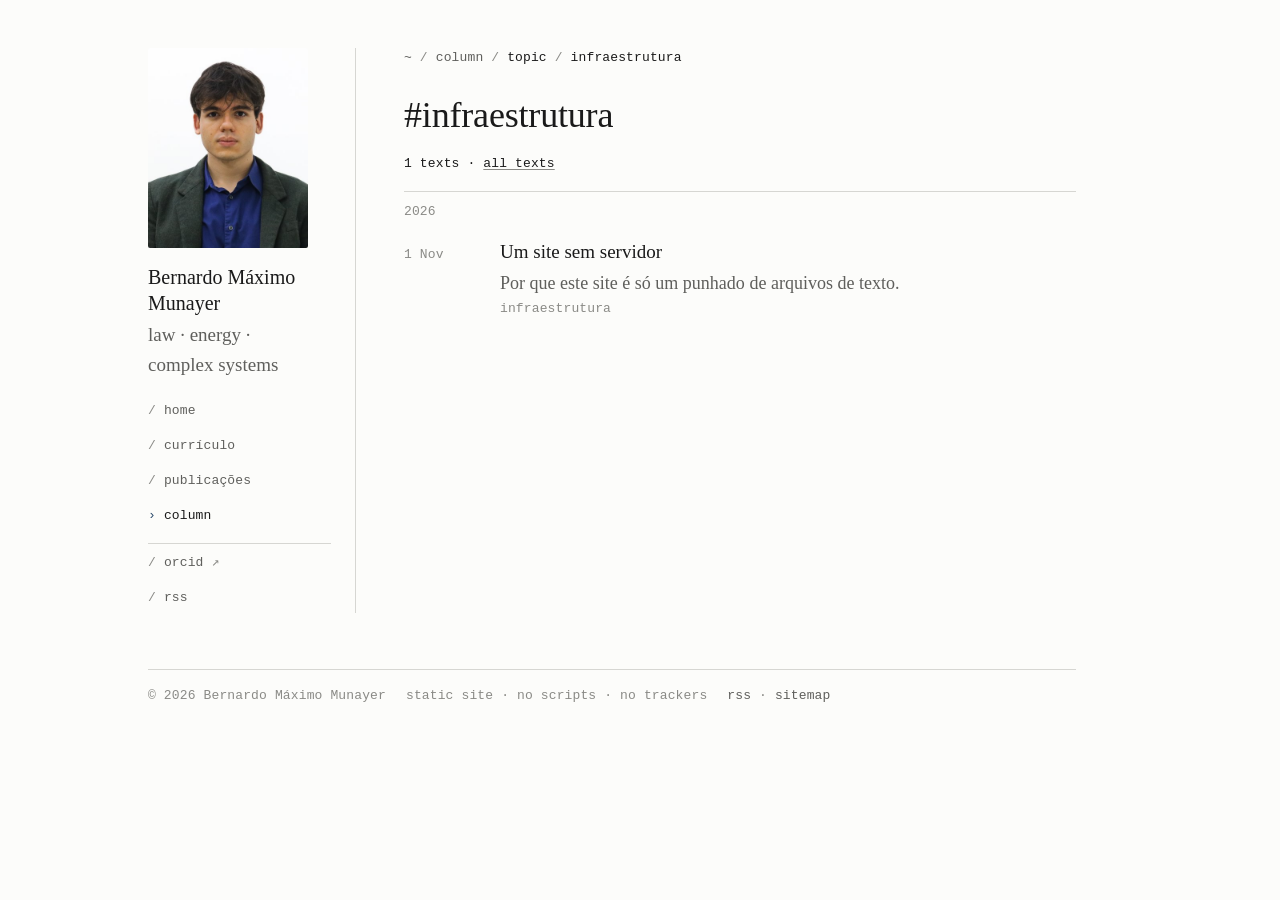
<file: coluna/tema/infraestrutura/index.html>
<!doctype html>
<html lang="en">
<head>
<meta charset="utf-8">
<meta name="viewport" content="width=device-width, initial-scale=1">
<meta http-equiv="Content-Security-Policy" content="default-src 'none'; style-src 'self'; img-src 'self'; font-src 'self'; base-uri 'none'; form-action 'none'">
<meta name="referrer" content="no-referrer">
<meta name="author" content="Bernardo Máximo Munayer">
<meta name="description" content="Column texts on infraestrutura.">
<meta property="og:type" content="website">
<meta property="og:site_name" content="Bernardo Máximo Munayer">
<meta property="og:title" content="Topic: infraestrutura">
<meta property="og:description" content="Column texts on infraestrutura.">
<meta property="og:url" content="https://bernardomunayer.com/coluna/tema/infraestrutura/">
<meta property="og:locale" content="en_US">
<link rel="canonical" href="https://bernardomunayer.com/coluna/tema/infraestrutura/">

<title>Topic: infraestrutura · Bernardo Máximo Munayer</title>
<link rel="stylesheet" href="/estilo.css">
<link rel="alternate" type="application/rss+xml" title="Column · Bernardo Máximo Munayer" href="/coluna/feed.xml">
<link rel="me" href="https://orcid.org/0009-0002-6176-2749">
</head>
<body class="indice-coluna">
<a class="pular" href="#conteudo">Skip to content</a>
<div class="pagina">
<header class="aparato">
<p class="retrato"><a href="/" tabindex="-1" aria-hidden="true"><img src="/imagens/bmmunayer_foto.jpg" alt="" width="160" height="200"></a></p>
<p class="nome"><a href="/">Bernardo Máximo Munayer</a></p>
<p class="lema">law · energy · complex systems</p>
<nav aria-label="Seções">
<ul>
<li><a href="/">home</a></li>
<li><a href="/curriculo/">currículo</a></li>
<li><a href="/publicacoes/">publicações</a></li>
<li><a href="/coluna/" aria-current="page">column</a></li>
<li class="sep"><a class="externo" href="https://orcid.org/0009-0002-6176-2749" rel="me noreferrer">orcid</a></li>
<li><a href="/coluna/feed.xml">rss</a></li>
</ul>
</nav>
</header>
<main id="conteudo">
<p class="trilha" aria-label="Breadcrumb"><a href="/">~</a> / <a href="/coluna/">column</a> / <span>topic</span> / <span>infraestrutura</span></p>
<h1>#infraestrutura</h1>
<p class="meta">1 texts · <a href="/coluna/">all texts</a></p>
<h2 class="ano">2026</h2>
<ul class="entradas">
<li class="entrada"><time datetime="2026-11-01">1 Nov</time> <a class="titulo" href="/coluna/2026-11-01-site-sem-servidor/">Um site sem servidor</a><p class="resumo">Por que este site é só um punhado de arquivos de texto.</p><p class="tema"><a href="/coluna/tema/infraestrutura/">infraestrutura</a></p></li>
</ul>
</main>
<footer>
<p>© 2026 Bernardo Máximo Munayer</p>
<p>static site · no scripts · no trackers</p>
<p><a href="/coluna/feed.xml">rss</a> · <a href="/sitemap.xml">sitemap</a></p>
</footer>
</div>
</body>
</html>
</file>
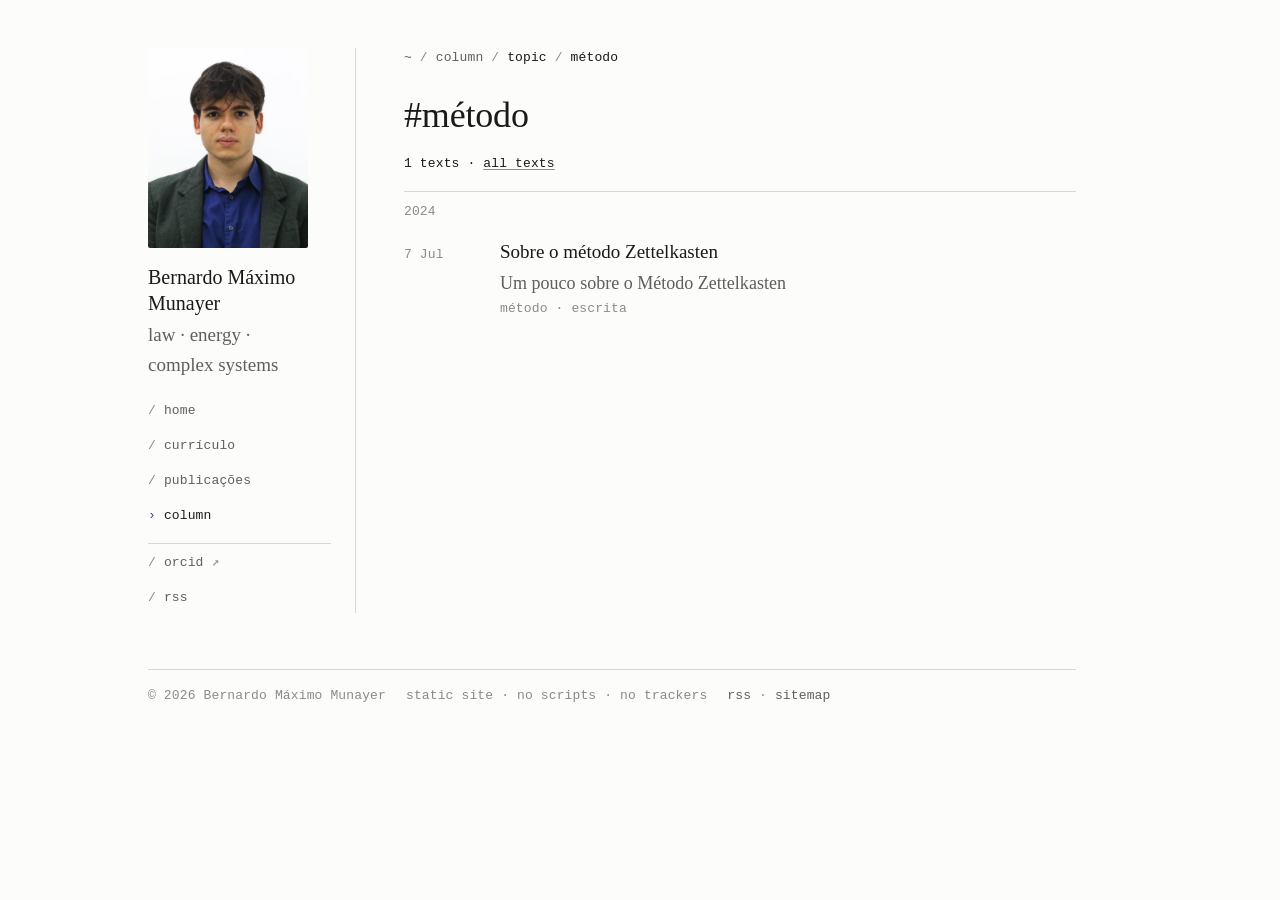
<file: coluna/tema/metodo/index.html>
<!doctype html>
<html lang="en">
<head>
<meta charset="utf-8">
<meta name="viewport" content="width=device-width, initial-scale=1">
<meta http-equiv="Content-Security-Policy" content="default-src 'none'; style-src 'self'; img-src 'self'; font-src 'self'; base-uri 'none'; form-action 'none'">
<meta name="referrer" content="no-referrer">
<meta name="author" content="Bernardo Máximo Munayer">
<meta name="description" content="Column texts on método.">
<meta property="og:type" content="website">
<meta property="og:site_name" content="Bernardo Máximo Munayer">
<meta property="og:title" content="Topic: método">
<meta property="og:description" content="Column texts on método.">
<meta property="og:url" content="https://bernardomunayer.com/coluna/tema/metodo/">
<meta property="og:locale" content="en_US">
<link rel="canonical" href="https://bernardomunayer.com/coluna/tema/metodo/">

<title>Topic: método · Bernardo Máximo Munayer</title>
<link rel="stylesheet" href="/estilo.css">
<link rel="alternate" type="application/rss+xml" title="Column · Bernardo Máximo Munayer" href="/coluna/feed.xml">
<link rel="me" href="https://orcid.org/0009-0002-6176-2749">
</head>
<body class="indice-coluna">
<a class="pular" href="#conteudo">Skip to content</a>
<div class="pagina">
<header class="aparato">
<p class="retrato"><a href="/" tabindex="-1" aria-hidden="true"><img src="/imagens/bmmunayer_foto.jpg" alt="" width="160" height="200"></a></p>
<p class="nome"><a href="/">Bernardo Máximo Munayer</a></p>
<p class="lema">law · energy · complex systems</p>
<nav aria-label="Seções">
<ul>
<li><a href="/">home</a></li>
<li><a href="/curriculo/">currículo</a></li>
<li><a href="/publicacoes/">publicações</a></li>
<li><a href="/coluna/" aria-current="page">column</a></li>
<li class="sep"><a class="externo" href="https://orcid.org/0009-0002-6176-2749" rel="me noreferrer">orcid</a></li>
<li><a href="/coluna/feed.xml">rss</a></li>
</ul>
</nav>
</header>
<main id="conteudo">
<p class="trilha" aria-label="Breadcrumb"><a href="/">~</a> / <a href="/coluna/">column</a> / <span>topic</span> / <span>método</span></p>
<h1>#método</h1>
<p class="meta">1 texts · <a href="/coluna/">all texts</a></p>
<h2 class="ano">2024</h2>
<ul class="entradas">
<li class="entrada"><time datetime="2024-07-07">7 Jul</time> <a class="titulo" href="/coluna/2024-07-07-zettelkasten/">Sobre o método Zettelkasten</a><p class="resumo">Um pouco sobre o Método Zettelkasten</p><p class="tema"><a href="/coluna/tema/metodo/">método</a> · <a href="/coluna/tema/escrita/">escrita</a></p></li>
</ul>
</main>
<footer>
<p>© 2026 Bernardo Máximo Munayer</p>
<p>static site · no scripts · no trackers</p>
<p><a href="/coluna/feed.xml">rss</a> · <a href="/sitemap.xml">sitemap</a></p>
</footer>
</div>
</body>
</html>
</file>
<file: estilo.css>
/* estilo.css — bernardomunayer.com
   Duas vozes: serifa (Times) para o texto corrido; monoespaçada para o aparato
   (navegação, datas, rótulos, trilha, rodapé). Nenhuma fonte baixada: só as do sistema. */

:root {
  --tinta: #1a1a1a;
  --suave: #5f5f5c;
  --fraca: #8a8a86;
  --linha: #d6d6d2;
  --papel: #fcfcfa;
  --fundo: #f4f4f1;          /* blocos: código, tabela, cabeçalho de texto */
  --acento: #2b4a6b;         /* um só tom, usado com parcimônia */
  --serifa: "Times New Roman", Times, "Liberation Serif", "Nimbus Roman", serif;
  --mono: ui-monospace, "Cascadia Mono", Consolas, "Liberation Mono", Menlo, monospace;
  color-scheme: light dark;
}
@media (prefers-color-scheme: dark) {
  :root {
    --tinta: #e4e4e0; --suave: #a4a4a0; --fraca: #767672;
    --linha: #333331; --papel: #121211; --fundo: #1a1a19; --acento: #9db7d4;
  }
}

/* ---------- base ---------- */
*, *::before, *::after { box-sizing: border-box; }
html { -webkit-text-size-adjust: 100%; scroll-behavior: smooth; }
body {
  margin: 0;
  background: var(--papel);
  color: var(--tinta);
  font: clamp(1.0625rem, 1rem + .3vw, 1.1875rem)/1.6 var(--serifa);
  text-rendering: optimizeLegibility;
}
a { color: inherit; text-decoration-color: var(--fraca); text-underline-offset: .18em; text-decoration-thickness: 1px; }
a:hover, a:focus-visible { text-decoration-color: currentColor; }
:focus-visible { outline: 2px solid var(--acento); outline-offset: 2px; }
::selection { background: var(--acento); color: var(--papel); }

.mono, nav, .trilha, .meta, .data, time, .ano, footer, .rotulo, .vizinhos, .pular, .notas, .tema {
  font-family: var(--mono);
  font-size: .8125rem;
  letter-spacing: .01em;
}

/* ---------- moldura: aparato à esquerda, texto à direita ---------- */
.pagina {
  display: grid;
  grid-template-columns: minmax(0, 1fr);
  gap: 1.5rem 3rem;
  max-width: 64rem;
  margin: 0 auto;
  padding: 1.5rem 1.25rem 4rem;
}
@media (min-width: 60rem) {
  .pagina { grid-template-columns: 13rem minmax(0, 42rem); padding-top: 3rem; }
  .aparato { position: sticky; top: 3rem; align-self: start; }
}

.pular { position: absolute; left: -999px; top: 0; padding: .5rem 1rem; background: var(--papel); }
.pular:focus { left: 1rem; z-index: 1; }

/* ---------- aparato (cabeçalho + navegação) ---------- */
.aparato { border-bottom: 1px solid var(--linha); padding-bottom: 1rem; }
@media (min-width: 60rem) { .aparato { border-bottom: 0; border-right: 1px solid var(--linha); padding: 0 1.5rem 0 0; } }
.retrato { margin: 0 0 1rem; }
.retrato img { display: block; width: 100%; max-width: 10rem; height: auto; aspect-ratio: 4 / 5;
  object-fit: cover; border-radius: 2px; background: var(--fundo); }
@media (max-width: 59.99rem) {
  .retrato { float: left; margin: .15rem 1rem 0 0; }
  .retrato img { width: 4rem; }
  .aparato nav { clear: left; padding-top: .25rem; }
}
.nome { margin: 0; font: 1.25rem/1.3 var(--serifa); }
.nome a { text-decoration: none; }
.lema { margin: .25rem 0 1rem; color: var(--suave); }

nav ul { list-style: none; margin: 0; padding: 0; display: flex; flex-wrap: wrap; gap: .35rem 1.25rem; }
@media (min-width: 60rem) { nav ul { flex-direction: column; gap: .4rem; } }
nav a { text-decoration: none; color: var(--suave); }
nav a::before { content: "/ "; color: var(--fraca); }
nav a:hover, nav a:focus-visible { color: var(--tinta); }
nav a[aria-current="page"] { color: var(--tinta); }
nav a[aria-current="page"]::before { content: "› "; color: var(--acento); }
nav .externo::after { content: " ↗"; color: var(--fraca); }
@media (min-width: 60rem) { nav li.sep { border-top: 1px solid var(--linha); margin-top: .35rem; padding-top: .55rem; } }
@media (max-width: 59.99rem) { nav li.sep { margin-left: .5rem; } }

/* ---------- trilha (caminho) ---------- */
.trilha { margin: 0 0 1.5rem; color: var(--fraca); }
.trilha a { text-decoration: none; color: var(--suave); }
.trilha a:hover { color: var(--tinta); }
.trilha span { color: var(--tinta); }

/* ---------- texto ---------- */
main { min-width: 0; }
main > :first-child { margin-top: 0; }
h1, h2, h3, h4 { font-weight: normal; line-height: 1.25; text-wrap: balance; letter-spacing: -.005em; }
h1 { font-size: clamp(1.75rem, 1.4rem + 1.2vw, 2.25rem); margin: 0 0 1rem; }
h2 { font-size: 1.375rem; margin: 2.5rem 0 .75rem; padding-top: .75rem; border-top: 1px solid var(--linha); }
h3 { font-size: 1.125rem; margin: 1.75rem 0 .5rem; }
p, ul, ol { margin: 0 0 1rem; }
p { text-wrap: pretty; }
li { margin: .25rem 0; }
li li { margin: .1rem 0; }
strong { font-weight: bold; }
hr { border: 0; border-top: 1px solid var(--linha); margin: 2.5rem 0; }
blockquote { margin: 1.5rem 0; padding: .1rem 0 .1rem 1.25rem; border-left: 2px solid var(--acento); color: var(--suave); }
blockquote p:last-child { margin-bottom: 0; }

code, pre, kbd { font-family: var(--mono); font-size: .875em; }
code { background: var(--fundo); padding: .1em .35em; border-radius: 2px; }
pre { overflow-x: auto; padding: .9rem 1rem; margin: 1.25rem 0; background: var(--fundo); border: 1px solid var(--linha); line-height: 1.5; }
pre code { background: none; padding: 0; font-size: .8125rem; }

table { border-collapse: collapse; width: 100%; margin: 1.25rem 0; font-size: .95em; }
th, td { text-align: left; vertical-align: top; padding: .45rem .6rem; border-bottom: 1px solid var(--linha); }
th { font-family: var(--mono); font-size: .75rem; font-weight: normal; color: var(--suave); text-transform: uppercase; letter-spacing: .06em; }
figure { margin: 1.5rem 0; }
img { max-width: 100%; height: auto; display: block; }
figcaption { margin-top: .5rem; color: var(--suave); font-size: .9em; }

sup a { text-decoration: none; color: var(--acento); }
.notas { margin-top: 3rem; padding-top: 1rem; border-top: 1px solid var(--linha); color: var(--suave); font-size: .875rem; }
.notas ol { padding-left: 1.5rem; }
.notas li { margin: .5rem 0; }
.notas a { text-decoration: none; }

/* ---------- rótulos de seção (mono, discretos) ---------- */
.rotulo { display: block; margin: 2.5rem 0 .75rem; color: var(--fraca); text-transform: uppercase; letter-spacing: .08em; }
.rotulo + h2 { margin-top: 0; border-top: 0; padding-top: 0; }

/* ---------- início: mapa do site (a primeira lista da página inicial) ---------- */
.fraca { color: var(--fraca); }
.mapa, .inicio main > ul:not(.entradas) { list-style: none; padding: 0; margin: 0 0 1rem; }
.mapa li, .inicio main > ul:not(.entradas) > li { margin: .6rem 0; padding-left: 1.5rem; text-indent: -1.5rem; }
.mapa li::before, .inicio main > ul:not(.entradas) > li::before { content: "→ "; font-family: var(--mono); color: var(--fraca); }
.inicio main > ul:not(.entradas) a { text-decoration: none; }
.inicio main > ul:not(.entradas) a:hover { text-decoration: underline; }
.inicio main > ul:not(.entradas) em { color: var(--suave); font-style: normal; }

/* ---------- coluna: índice por ano ---------- */
.ano { margin: 2rem 0 .5rem; color: var(--fraca); border-top: 1px solid var(--linha); padding-top: .75rem; }
.ano:first-of-type { margin-top: .5rem; }
.entradas { list-style: none; padding: 0; margin: 0; }
.entrada { display: grid; grid-template-columns: 5rem minmax(0, 1fr); gap: .1rem 1rem; padding: .55rem 0; align-items: baseline; }
.entrada time { color: var(--fraca); }
.entrada .titulo { text-decoration: none; }
.entrada .titulo:hover { text-decoration: underline; }
.entrada .resumo { grid-column: 2; margin: 0; color: var(--suave); font-size: .95em; }
.entrada .tema { grid-column: 2; color: var(--fraca); }
.entrada .tema a { text-decoration: none; }
.entrada .tema a:hover { text-decoration: underline; }
@media (max-width: 36rem) {
  .entrada { grid-template-columns: 1fr; }
  .entrada .resumo, .entrada .tema { grid-column: 1; }
}

/* ---------- coluna: página de texto ---------- */
.cabecalho { margin-bottom: 2rem; }
.cabecalho .meta { margin: 0 0 .75rem; color: var(--suave); display: flex; flex-wrap: wrap; gap: .25rem 1rem; }
.cabecalho .meta a { text-decoration: none; }
.cabecalho .meta a:hover { text-decoration: underline; }
.cabecalho h1 { margin-bottom: .5rem; }
.cabecalho .resumo { margin: 0; color: var(--suave); font-size: 1.05em; font-style: italic; }
.texto h2 { border-top: 0; padding-top: 0; }
.texto > p:first-of-type::first-letter { font-size: 1em; } /* sem capitular: sobriedade */

.sumario { margin: 0 0 2rem; padding: .9rem 1.1rem; background: var(--fundo); border: 1px solid var(--linha); }
.sumario .rotulo { margin: 0 0 .4rem; }
.sumario ol { margin: 0; padding-left: 1.25rem; font-size: .9em; }
.sumario a { text-decoration: none; }
.sumario a:hover { text-decoration: underline; }

.vizinhos { display: grid; grid-template-columns: 1fr 1fr; gap: 1rem; margin-top: 3rem; padding-top: 1rem; border-top: 1px solid var(--linha); color: var(--suave); }
.vizinhos a { text-decoration: none; color: var(--tinta); }
.vizinhos a:hover { text-decoration: underline; }
.vizinhos .prox { text-align: right; }
.vizinhos small { display: block; color: var(--fraca); margin-bottom: .2rem; }

.temas-lista { list-style: none; padding: 0; display: flex; flex-wrap: wrap; gap: .5rem 1.25rem; }

/* ---------- rodapé ---------- */
footer { grid-column: 1 / -1; margin-top: 2rem; padding-top: 1rem; border-top: 1px solid var(--linha); color: var(--fraca); display: flex; flex-wrap: wrap; gap: .25rem 1.25rem; }
footer p { margin: 0; }
footer a { text-decoration: none; color: var(--suave); }
footer a:hover { color: var(--tinta); }

/* ---------- outra língua (página que tem tradução feita à mão) ---------- */
.outra-lingua { margin: 0 0 1.25rem; font-family: var(--mono); font-size: .8125rem; }
.outra-lingua a { text-decoration: none; color: var(--suave); }
.outra-lingua a::before { content: "↔ "; color: var(--fraca); }
.outra-lingua a:hover { color: var(--tinta); }

/* ---------- impressão (currículo em PDF pelo navegador) ---------- */
@media print {
  :root { --tinta: #000; --suave: #333; --fraca: #555; --linha: #999; --papel: #fff; --fundo: #fff; --acento: #000; }
  body { font-size: 11pt; }
  .pagina { display: block; max-width: none; padding: 0; }
  .aparato nav, .trilha, .vizinhos, footer, .pular, .sumario, .outra-lingua { display: none; }
  .aparato { border: 0; padding: 0; margin-bottom: 1rem; }
  a { text-decoration: none; }
  main a[href^="http"]::after { content: " (" attr(href) ")"; font-family: var(--mono); font-size: .75em; color: #555; }
  h2 { break-after: avoid; }
  li, blockquote, pre, tr { break-inside: avoid; }
}
</file>
